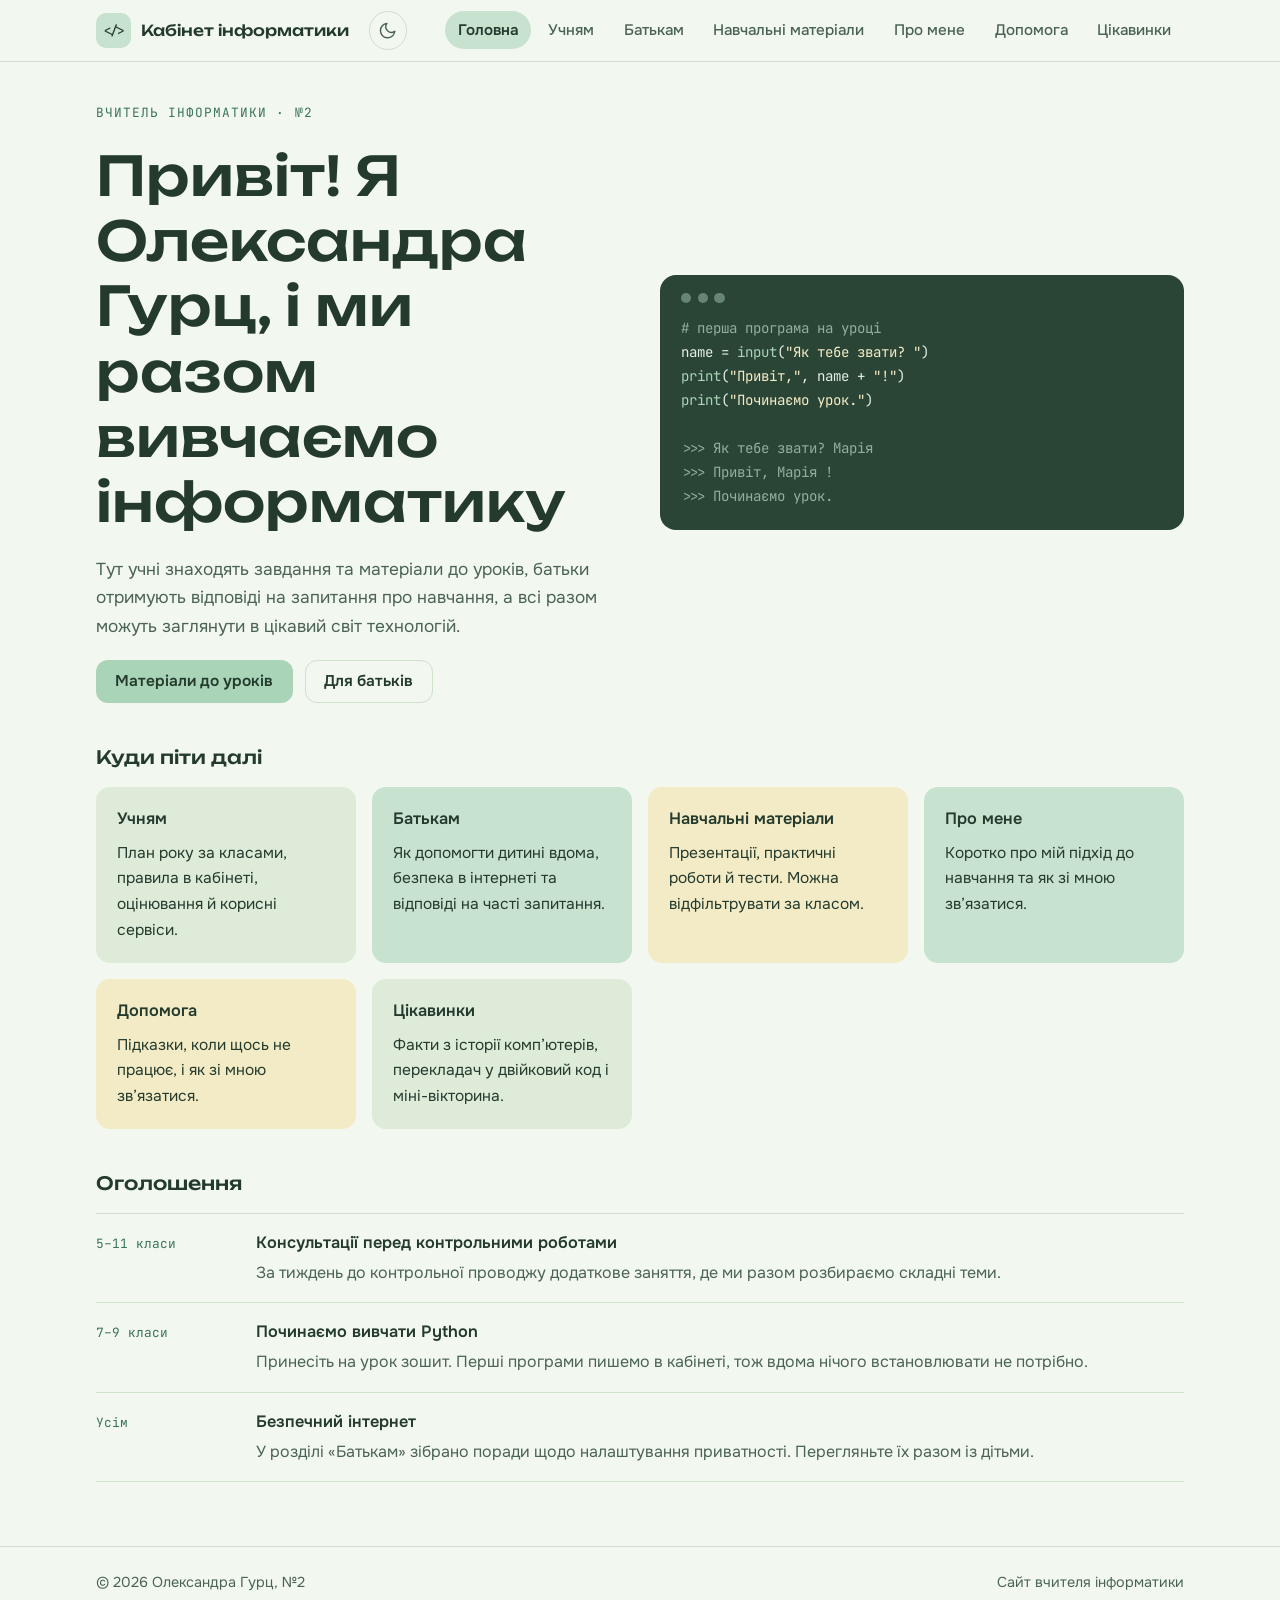
<file: index.html>
<!doctype html>
<html lang="uk">
<head>
  <meta charset="utf-8">
  <meta name="viewport" content="width=device-width, initial-scale=1">
  <title>Кабінет інформатики — Головна</title>
  <link rel="preconnect" href="https://fonts.googleapis.com">
  <link rel="preconnect" href="https://fonts.gstatic.com" crossorigin>
  <link rel="stylesheet" href="https://fonts.googleapis.com/css2?family=Unbounded:wght@500;600&family=Onest:wght@400;500;600&family=JetBrains+Mono:wght@400;500&display=swap">
  <link rel="stylesheet" href="style.css">
</head>
<body>
<header class="top">
  <div class="wrap bar">
    <a class="brand" href="index.html"><span class="mark" aria-hidden="true">&lt;/&gt;</span><span>Кабінет інформатики</span></a>
    <button class="theme" id="theme" type="button" aria-label="Змінити тему оформлення"></button>
    <nav class="tabs" id="tabs" aria-label="Розділи сайту">
      <a href="index.html" aria-current="page">Головна</a>
      <a href="students.html">Учням</a>
      <a href="parents.html">Батькам</a>
      <a href="materials.html">Навчальні матеріали</a>
      <a href="about.html">Про мене</a>
      <a href="help.html">Допомога</a>
      <a href="fun.html">Цікавинки</a>
    </nav>
  </div>
</header>

<main class="wrap">
  <section id="home" class="page" aria-labelledby="h-home">
    <div class="hero">
      <div class="stack">
        <span class="eyebrow">Вчитель інформатики · <span data-fill="school"></span></span>
        <h1 id="h-home">Привіт! Я <span data-fill="name"></span>, і ми разом вивчаємо інформатику</h1>
        <p class="lead">Тут учні знаходять завдання та матеріали до уроків, батьки отримують відповіді на запитання про навчання, а всі разом можуть заглянути в цікавий світ технологій.</p>
        <div class="row">
          <a class="btn fill" href="materials.html">Матеріали до уроків</a>
          <a class="btn line" href="parents.html">Для батьків</a>
        </div>
      </div>
      <div class="code" aria-label="Приклад програми мовою Python">
        <div class="dots" aria-hidden="true"><i></i><i></i><i></i></div>
        <pre><span class="dim"># перша програма на уроці</span>
name = <span class="kw">input</span>(<span class="str">"Як тебе звати? "</span>)
<span class="kw">print</span>(<span class="str">"Привіт,"</span>, name + <span class="str">"!"</span>)
<span class="kw">print</span>(<span class="str">"Починаємо урок."</span>)

<span class="dim">&gt;&gt;&gt; Як тебе звати? Марія</span>
<span class="dim">&gt;&gt;&gt; Привіт, Марія !</span>
<span class="dim">&gt;&gt;&gt; Починаємо урок.</span></pre>
      </div>
    </div>

    <div class="block">
      <h3>Куди піти далі</h3>
      <div class="grid">
        <a class="card qlink t-sage" href="students.html"><h4>Учням</h4><p>План року за класами, правила в кабінеті, оцінювання й корисні сервіси.</p></a>
        <a class="card qlink t-mint" href="parents.html"><h4>Батькам</h4><p>Як допомогти дитині вдома, безпека в інтернеті та відповіді на часті запитання.</p></a>
        <a class="card qlink t-butter" href="materials.html"><h4>Навчальні матеріали</h4><p>Презентації, практичні роботи й тести. Можна відфільтрувати за класом.</p></a>
        <a class="card qlink t-mint" href="about.html"><h4>Про мене</h4><p>Коротко про мій підхід до навчання та як зі мною зв’язатися.</p></a>
        <a class="card qlink t-butter" href="help.html"><h4>Допомога</h4><p>Підказки, коли щось не працює, і як зі мною зв’язатися.</p></a>
        <a class="card qlink t-sage" href="fun.html"><h4>Цікавинки</h4><p>Факти з історії комп’ютерів, перекладач у двійковий код і міні-вікторина.</p></a>
      </div>
    </div>

    <div class="block">
      <h3>Оголошення</h3>
      <div class="news" id="news"></div>
    </div>
  </section>
</main>

<footer>
  <div class="wrap">
    <span>© <span id="year"></span> <span data-fill="name"></span>, <span data-fill="school"></span></span>
    <span>Сайт вчителя інформатики</span>
  </div>
</footer>

<script src="script.js"></script>
</body>
</html>
</file>
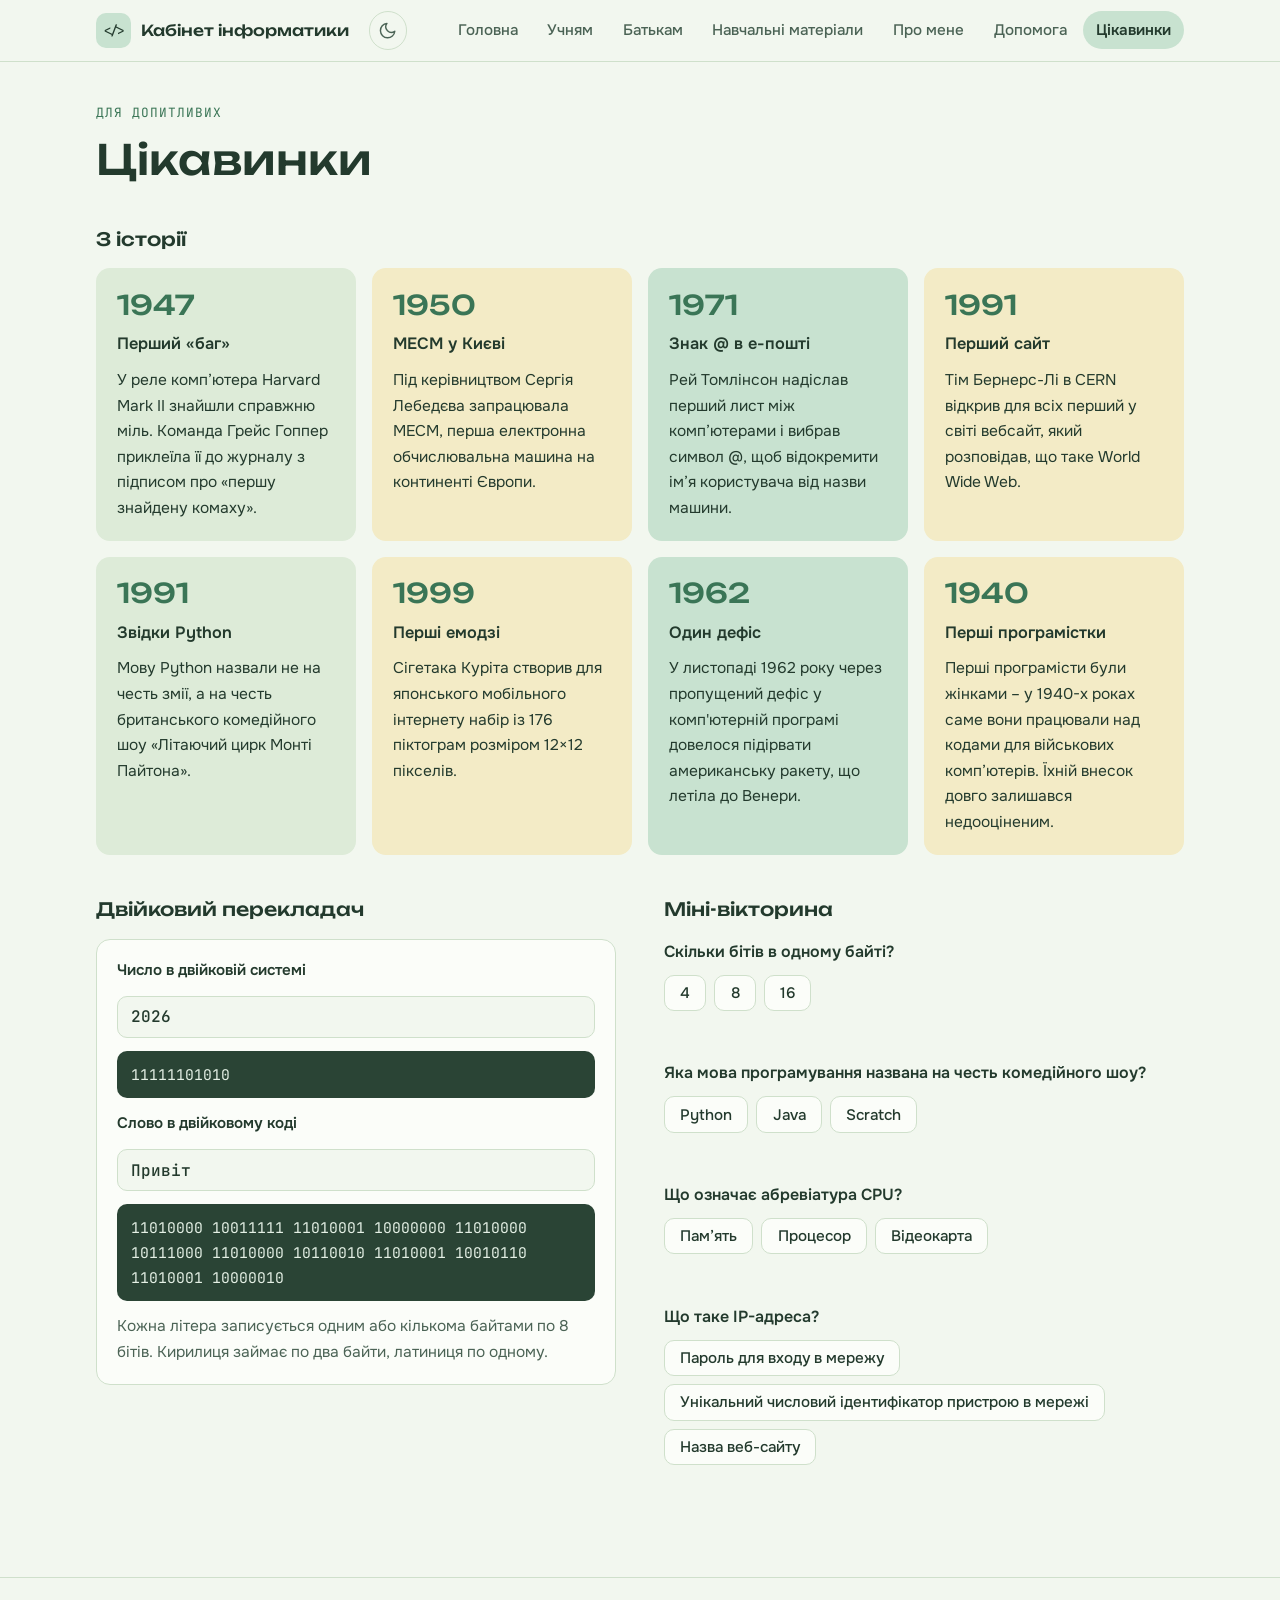
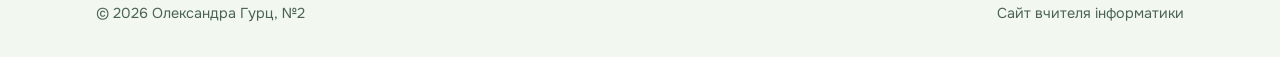
<file: fun.html>
<!doctype html>
<html lang="uk">
<head>
  <meta charset="utf-8">
  <meta name="viewport" content="width=device-width, initial-scale=1">
  <title>Цікавинки — Кабінет інформатики</title>
  <link rel="preconnect" href="https://fonts.googleapis.com">
  <link rel="preconnect" href="https://fonts.gstatic.com" crossorigin>
  <link rel="stylesheet" href="https://fonts.googleapis.com/css2?family=Unbounded:wght@500;600&family=Onest:wght@400;500;600&family=JetBrains+Mono:wght@400;500&display=swap">
  <link rel="stylesheet" href="style.css">
</head>
<body>
<header class="top">
  <div class="wrap bar">
    <a class="brand" href="index.html"><span class="mark" aria-hidden="true">&lt;/&gt;</span><span>Кабінет інформатики</span></a>
    <button class="theme" id="theme" type="button" aria-label="Змінити тему оформлення"></button>
    <nav class="tabs" id="tabs" aria-label="Розділи сайту">
      <a href="index.html">Головна</a>
      <a href="students.html">Учням</a>
      <a href="parents.html">Батькам</a>
      <a href="materials.html">Навчальні матеріали</a>
      <a href="about.html">Про мене</a>
      <a href="help.html">Допомога</a>
      <a href="fun.html" aria-current="page">Цікавинки</a>
    </nav>
  </div>
</header>

<main class="wrap">
  <section id="fun" class="page" aria-labelledby="h-fun">
    <div class="head">
      <span class="eyebrow">Для допитливих</span>
      <h2 id="h-fun">Цікавинки</h2>
    </div>

    <div class="block">
      <h3>З історії</h3>
      <div class="grid">
        <div class="card fact t-sage"><span class="yr">1947</span><h4>Перший «баг»</h4><p>У реле комп’ютера Harvard Mark II знайшли справжню міль. Команда Грейс Гоппер приклеїла її до журналу з підписом про «першу знайдену комаху».</p></div>
        <div class="card fact t-butter"><span class="yr">1950</span><h4>МЕСМ у Києві</h4><p>Під керівництвом Сергія Лебедєва запрацювала МЕСМ, перша електронна обчислювальна машина на континенті Європи.</p></div>
        <div class="card fact t-mint"><span class="yr">1971</span><h4>Знак @ в е-пошті</h4><p>Рей Томлінсон надіслав перший лист між комп’ютерами і вибрав символ @, щоб відокремити ім’я користувача від назви машини.</p></div>
        <div class="card fact t-butter"><span class="yr">1991</span><h4>Перший сайт</h4><p>Тім Бернерс-Лі в CERN відкрив для всіх перший у світі вебсайт, який розповідав, що таке World Wide Web.</p></div>
        <div class="card fact t-sage"><span class="yr">1991</span><h4>Звідки Python</h4><p>Мову Python назвали не на честь змії, а на честь британського комедійного шоу «Літаючий цирк Монті Пайтона».</p></div>
        <div class="card fact t-butter"><span class="yr">1999</span><h4>Перші емодзі</h4><p>Сігетака Куріта створив для японського мобільного інтернету набір із 176 піктограм розміром 12×12 пікселів.</p></div>
        <div class="card fact t-mint"><span class="yr">1962</span><h4>Один дефіс</h4><p>У листопаді 1962 року через пропущений дефіс у комп'ютерній програмі довелося підірвати американську ракету, що летіла до Венери.</p></div>
        <div class="card fact t-butter"><span class="yr">1940</span><h4>Перші програмістки</h4><p>Перші програмісти були жінками – у 1940-х роках саме вони працювали над кодами для військових комп’ютерів. Їхній внесок довго залишався недооціненим.</p></div>
      </div>
    </div>

    <div class="split">
      <div class="col block">
        <h3>Двійковий перекладач</h3>
        <div class="card tool-box">
          <label for="num">Число в двійковій системі</label>
          <input class="inp" id="num" type="text" inputmode="numeric" value="2026" autocomplete="off">
          <div class="out" id="numOut" aria-live="polite"></div>
          <label for="txt">Слово в двійковому коді</label>
          <input class="inp" id="txt" type="text" value="Привіт" autocomplete="off">
          <div class="out" id="txtOut" aria-live="polite"></div>
          <p class="note">Кожна літера записується одним або кількома байтами по 8 бітів. Кирилиця займає по два байти, латиниця по одному.</p>
        </div>
      </div>
      <div class="col block">
        <h3>Міні-вікторина</h3>
        <div class="quiz" id="quiz"></div>
        <p class="score" id="score" aria-live="polite"></p>
      </div>
    </div>
  </section>
</main>

<footer>
  <div class="wrap">
    <span>© <span id="year"></span> <span data-fill="name"></span>, <span data-fill="school"></span></span>
    <span>Сайт вчителя інформатики</span>
  </div>
</footer>

<script src="script.js"></script>
</body>
</html>
</file>
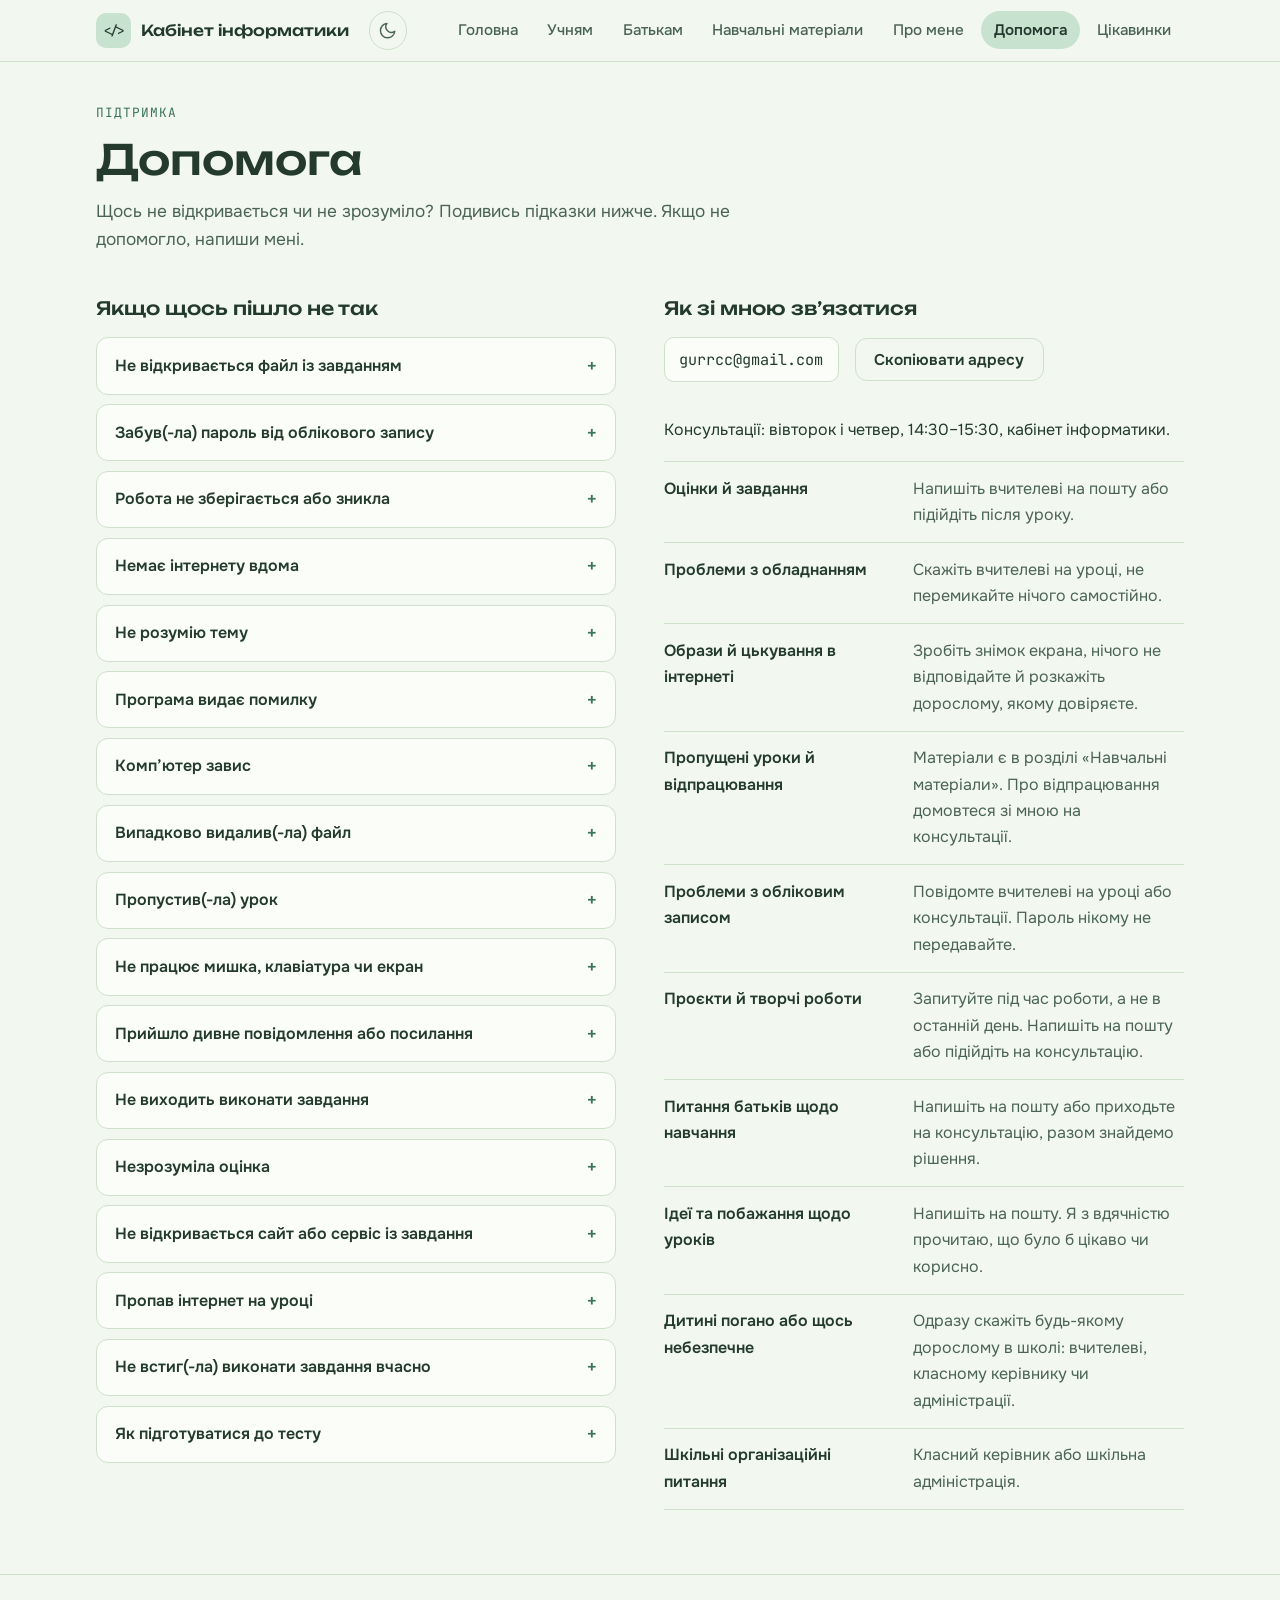
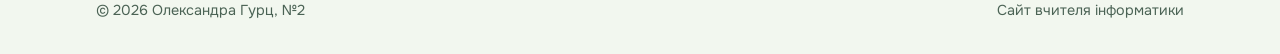
<file: help.html>
<!doctype html>
<html lang="uk">
<head>
  <meta charset="utf-8">
  <meta name="viewport" content="width=device-width, initial-scale=1">
  <title>Допомога — Кабінет інформатики</title>
  <link rel="preconnect" href="https://fonts.googleapis.com">
  <link rel="preconnect" href="https://fonts.gstatic.com" crossorigin>
  <link rel="stylesheet" href="https://fonts.googleapis.com/css2?family=Unbounded:wght@500;600&family=Onest:wght@400;500;600&family=JetBrains+Mono:wght@400;500&display=swap">
  <link rel="stylesheet" href="style.css">
</head>
<body>
<header class="top">
  <div class="wrap bar">
    <a class="brand" href="index.html"><span class="mark" aria-hidden="true">&lt;/&gt;</span><span>Кабінет інформатики</span></a>
    <button class="theme" id="theme" type="button" aria-label="Змінити тему оформлення"></button>
    <nav class="tabs" id="tabs" aria-label="Розділи сайту">
      <a href="index.html">Головна</a>
      <a href="students.html">Учням</a>
      <a href="parents.html">Батькам</a>
      <a href="materials.html">Навчальні матеріали</a>
      <a href="about.html">Про мене</a>
      <a href="help.html" aria-current="page">Допомога</a>
      <a href="fun.html">Цікавинки</a>
    </nav>
  </div>
</header>

<main class="wrap">
  <section id="help" class="page" aria-labelledby="h-help">
    <div class="head">
      <span class="eyebrow">Підтримка</span>
      <h2 id="h-help">Допомога</h2>
      <p class="lead">Щось не відкривається чи не зрозуміло? Подивись підказки нижче. Якщо не допомогло, напиши мені.</p>
    </div>

    <div class="split">
      <div class="col block">
        <h3>Якщо щось пішло не так</h3>
        <div>
          <details><summary>Не відкривається файл із завданням</summary><div class="ans">Перевірте розширення файлу (після крапки в назві). Презентації відкриваються програмою для презентацій, таблиці — табличним редактором. Якщо програми немає, спробуйте відкрити файл на іншому пристрої або напишіть мені.</div></details>
          <details><summary>Забув(-ла) пароль від облікового запису</summary><div class="ans">Не вгадуйте його кілька разів поспіль. Повідомте мені на уроці або на консультації, і я допоможу відновити доступ. Ніколи не передавайте пароль іншим учням.</div></details>
          <details><summary>Робота не зберігається або зникла</summary><div class="ans">Збережіть файл через «Зберегти як» у знайомій папці та запам’ятайте її назву. Під час роботи зберігайте файл частіше, наприклад, кожні кілька хвилин.</div></details>
          <details><summary>Немає інтернету вдома</summary><div class="ans">Матеріали можна переглянути на уроці або на консультації. Скажіть мені про це заздалегідь, і ми домовимося про інший формат завдання.</div></details>
          <details><summary>Не розумію тему</summary><div class="ans">Це нормально. Перегляньте презентацію з теми ще раз, випишіть, що саме незрозуміло, і прийдіть із конкретним запитанням. Так я зможу допомогти швидше.</div></details>
          <details><summary>Програма видає помилку</summary><div class="ans">Не лякайся: помилка підказує, де шукати. Уважно прочитай її текст, зазвичай там вказано рядок, у якому щось не так. Якщо не виходить розібратися, зроби знімок екрана й покажи вчителеві.</div></details>
          <details><summary>Комп’ютер завис</summary><div class="ans">Зачекай хвилину, іноді він просто думає. Якщо не допомогло, скажи вчителеві. Не вимикай комп’ютер кнопкою самостійно, бо можна втратити незбережену роботу.</div></details>
          <details><summary>Випадково видалив(-ла) файл</summary><div class="ans">Перевір кошик на комп’ютері, файл часто лежить там. Якщо його немає, одразу скажи вчителеві й не продовжуй працювати над цією папкою.</div></details>
          <details><summary>Пропустив(-ла) урок</summary><div class="ans">Тему й завдання знайдеш у розділі «Навчальні матеріали». Практичну роботу можна виконати на наступному уроці або на консультації. Напиши мені, якщо потрібна допомога.</div></details>
          <details><summary>Не працює мишка, клавіатура чи екран</summary><div class="ans">Перевір, чи вставлені проводи, але нічого не перемикай і не відкручуй. Скажи вчителеві, і він пересадить тебе або допоможе все налагодити.</div></details>
          <details><summary>Прийшло дивне повідомлення або посилання</summary><div class="ans">Не переходь за посиланням, нічого не завантажуй і не відповідай. Зроби знімок екрана й покажи вчителеві або дорослому, якому довіряєш. Так ти захистиш себе й комп’ютер.</div></details>
          <details><summary>Не виходить виконати завдання</summary><div class="ans">Спробуй розбити його на дрібні кроки й виконати по одному. Випиши, на якому кроці зупинився(-лась), і прийди з конкретним запитанням. Готової відповіді я не даю, але допоможу знайти шлях.</div></details>
          <details><summary>Незрозуміла оцінка</summary><div class="ans">Підійди після уроку або напиши мені на пошту. Ми разом подивимося, за що виставлена оцінка й що можна покращити.</div></details>
          <details><summary>Не відкривається сайт або сервіс із завдання</summary><div class="ans">Оновіть сторінку й перевірте, чи є інтернет. Спробуйте інший браузер. Якщо не допомогло, скажи вчителеві, він перевірить, чи справа не в школі.</div></details>
          <details><summary>Пропав інтернет на уроці</summary><div class="ans">Не перезавантажуй комп’ютер і скажи вчителеві. Тим часом працюй над тією частиною завдання, яка не потребує інтернету.</div></details>
          <details><summary>Не встиг(-ла) виконати завдання вчасно</summary><div class="ans">Скажи мені заздалегідь, а не після терміну. Разом домовимося, як і коли можна доробити.</div></details>
          <details><summary>Як підготуватися до тесту</summary><div class="ans">Ще раз перегляньте презентації з теми, повторіть практичні роботи й випишіть, що незрозуміло. З цими запитаннями приходьте на консультацію.</div></details>
        </div>
      </div>
      <div class="col block">
        <h3>Як зі мною зв’язатися</h3>
        <div class="contact">
          <span class="addr" id="mail" data-fill="email"></span>
          <button class="btn line" id="copy" type="button">Скопіювати адресу</button>
        </div>
        <p class="note" id="copied" aria-live="polite"></p>
        <p data-fill="consult"></p>
        <div>
          <div class="route"><b>Оцінки й завдання</b><span>Напишіть вчителеві на пошту або підійдіть після уроку.</span></div>
          <div class="route"><b>Проблеми з обладнанням</b><span>Скажіть вчителеві на уроці, не перемикайте нічого самостійно.</span></div>
          <div class="route"><b>Образи й цькування в інтернеті</b><span>Зробіть знімок екрана, нічого не відповідайте й розкажіть дорослому, якому довіряєте.</span></div>
          <div class="route"><b>Пропущені уроки й відпрацювання</b><span>Матеріали є в розділі «Навчальні матеріали». Про відпрацювання домовтеся зі мною на консультації.</span></div>
          <div class="route"><b>Проблеми з обліковим записом</b><span>Повідомте вчителеві на уроці або консультації. Пароль нікому не передавайте.</span></div>
          <div class="route"><b>Проєкти й творчі роботи</b><span>Запитуйте під час роботи, а не в останній день. Напишіть на пошту або підійдіть на консультацію.</span></div>
          <div class="route"><b>Питання батьків щодо навчання</b><span>Напишіть на пошту або приходьте на консультацію, разом знайдемо рішення.</span></div>
          <div class="route"><b>Ідеї та побажання щодо уроків</b><span>Напишіть на пошту. Я з вдячністю прочитаю, що було б цікаво чи корисно.</span></div>
          <div class="route"><b>Дитині погано або щось небезпечне</b><span>Одразу скажіть будь-якому дорослому в школі: вчителеві, класному керівнику чи адміністрації.</span></div>
          <div class="route"><b>Шкільні організаційні питання</b><span>Класний керівник або шкільна адміністрація.</span></div>
        </div>
      </div>
    </div>
  </section>
</main>

<footer>
  <div class="wrap">
    <span>© <span id="year"></span> <span data-fill="name"></span>, <span data-fill="school"></span></span>
    <span>Сайт вчителя інформатики</span>
  </div>
</footer>

<script src="script.js"></script>
</body>
</html>
</file>
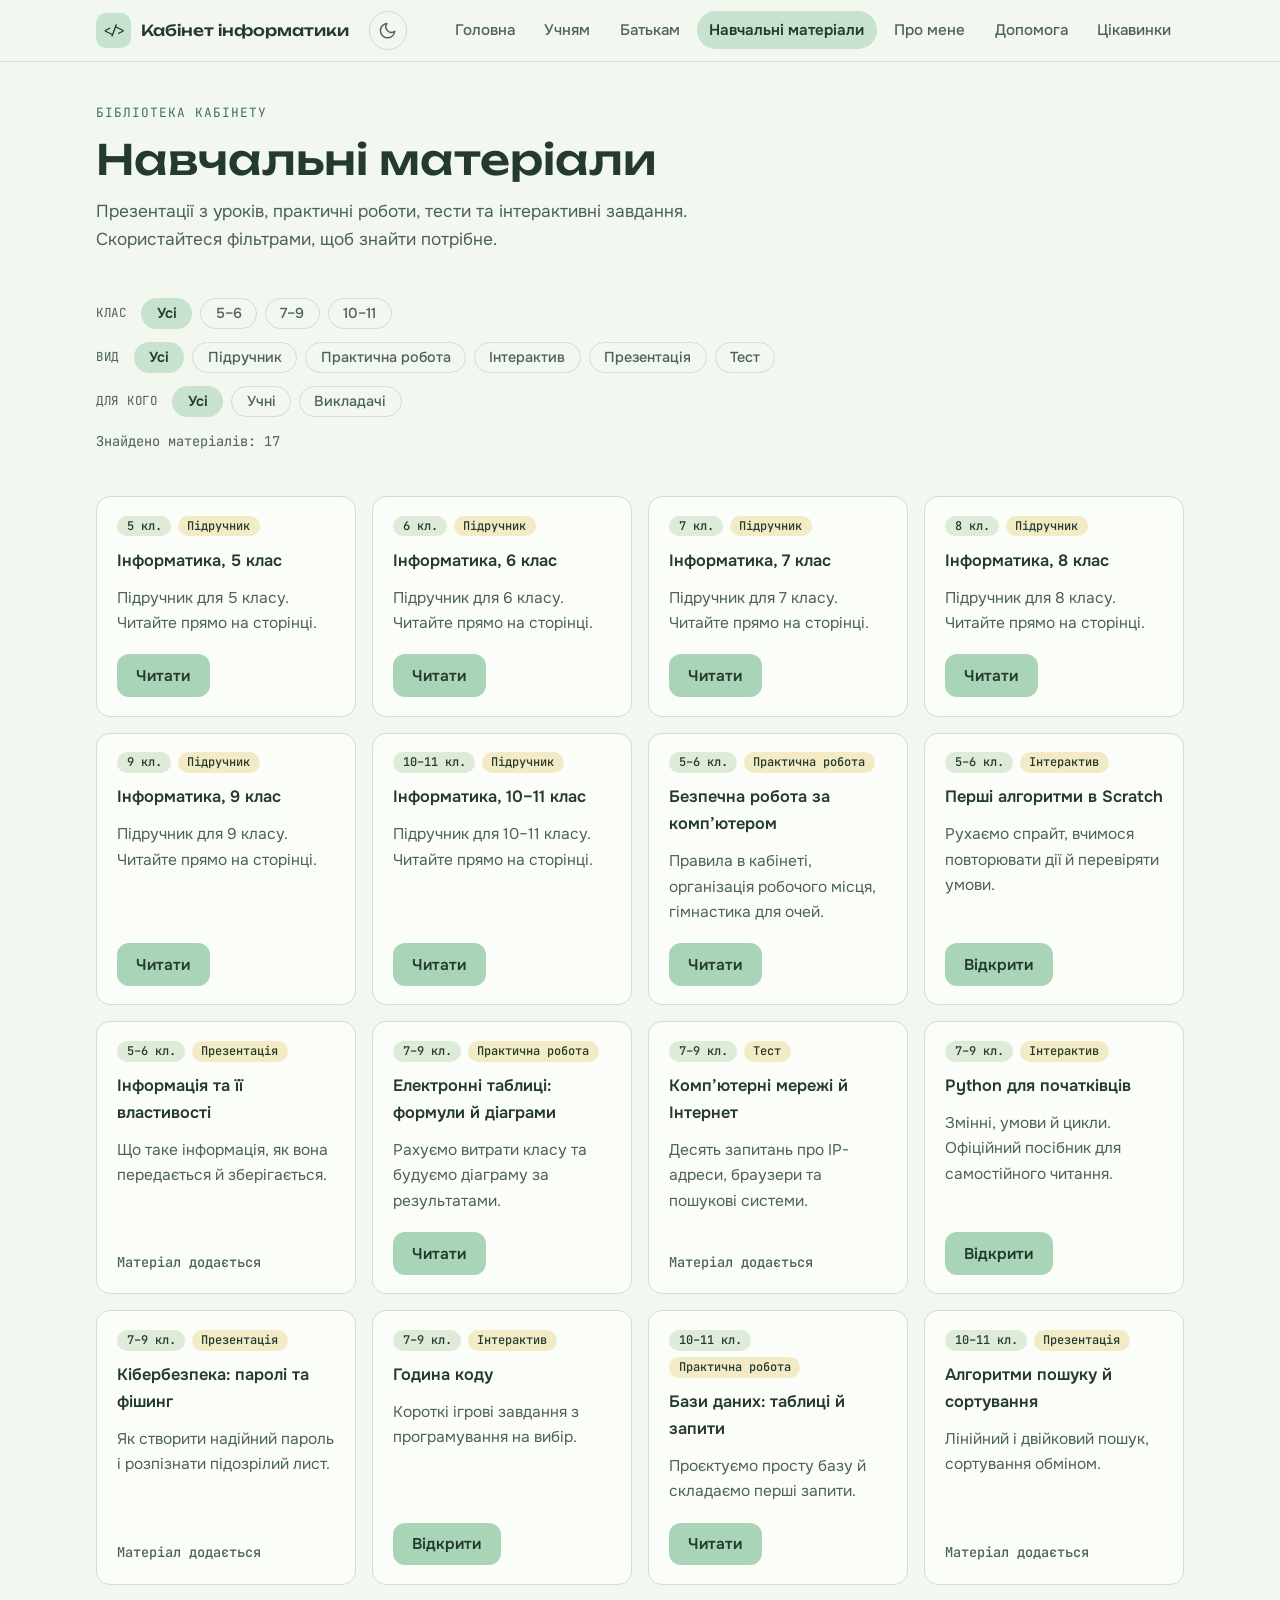
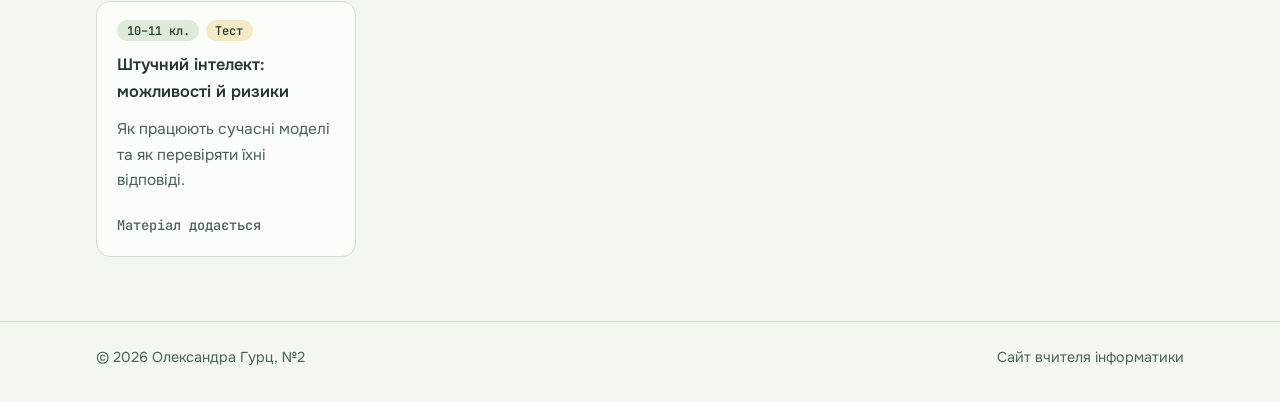
<file: materials.html>
<!doctype html>
<html lang="uk">
<head>
  <meta charset="utf-8">
  <meta name="viewport" content="width=device-width, initial-scale=1">
  <title>Навчальні матеріали — Кабінет інформатики</title>
  <link rel="preconnect" href="https://fonts.googleapis.com">
  <link rel="preconnect" href="https://fonts.gstatic.com" crossorigin>
  <link rel="stylesheet" href="https://fonts.googleapis.com/css2?family=Unbounded:wght@500;600&family=Onest:wght@400;500;600&family=JetBrains+Mono:wght@400;500&display=swap">
  <link rel="stylesheet" href="style.css">
</head>
<body>
<header class="top">
  <div class="wrap bar">
    <a class="brand" href="index.html"><span class="mark" aria-hidden="true">&lt;/&gt;</span><span>Кабінет інформатики</span></a>
    <button class="theme" id="theme" type="button" aria-label="Змінити тему оформлення"></button>
    <nav class="tabs" id="tabs" aria-label="Розділи сайту">
      <a href="index.html">Головна</a>
      <a href="students.html">Учням</a>
      <a href="parents.html">Батькам</a>
      <a href="materials.html" aria-current="page">Навчальні матеріали</a>
      <a href="about.html">Про мене</a>
      <a href="help.html">Допомога</a>
      <a href="fun.html">Цікавинки</a>
    </nav>
  </div>
</header>

<main class="wrap">
  <section id="materials" class="page" aria-labelledby="h-materials">
    <div class="head">
      <span class="eyebrow">Бібліотека кабінету</span>
      <h2 id="h-materials">Навчальні матеріали</h2>
      <p class="lead">Презентації з уроків, практичні роботи, тести та інтерактивні завдання. Скористайтеся фільтрами, щоб знайти потрібне.</p>
    </div>
    <div class="filters">
      <div class="frow"><span class="lab">Клас</span><div class="chips" id="fClass" role="group" aria-label="Фільтр за класом"></div></div>
      <div class="frow"><span class="lab">Вид</span><div class="chips" id="fType" role="group" aria-label="Фільтр за видом"></div></div>
      <div class="frow"><span class="lab">Для кого</span><div class="chips" id="fAud" role="group" aria-label="Фільтр за аудиторією"></div></div>
      <p class="count" id="count" aria-live="polite"></p>
    </div>
    <div class="grid" id="mats"></div>
  </section>
</main>

<footer>
  <div class="wrap">
    <span>© <span id="year"></span> <span data-fill="name"></span>, <span data-fill="school"></span></span>
    <span>Сайт вчителя інформатики</span>
  </div>
</footer>

<script src="script.js"></script>
</body>
</html>
</file>
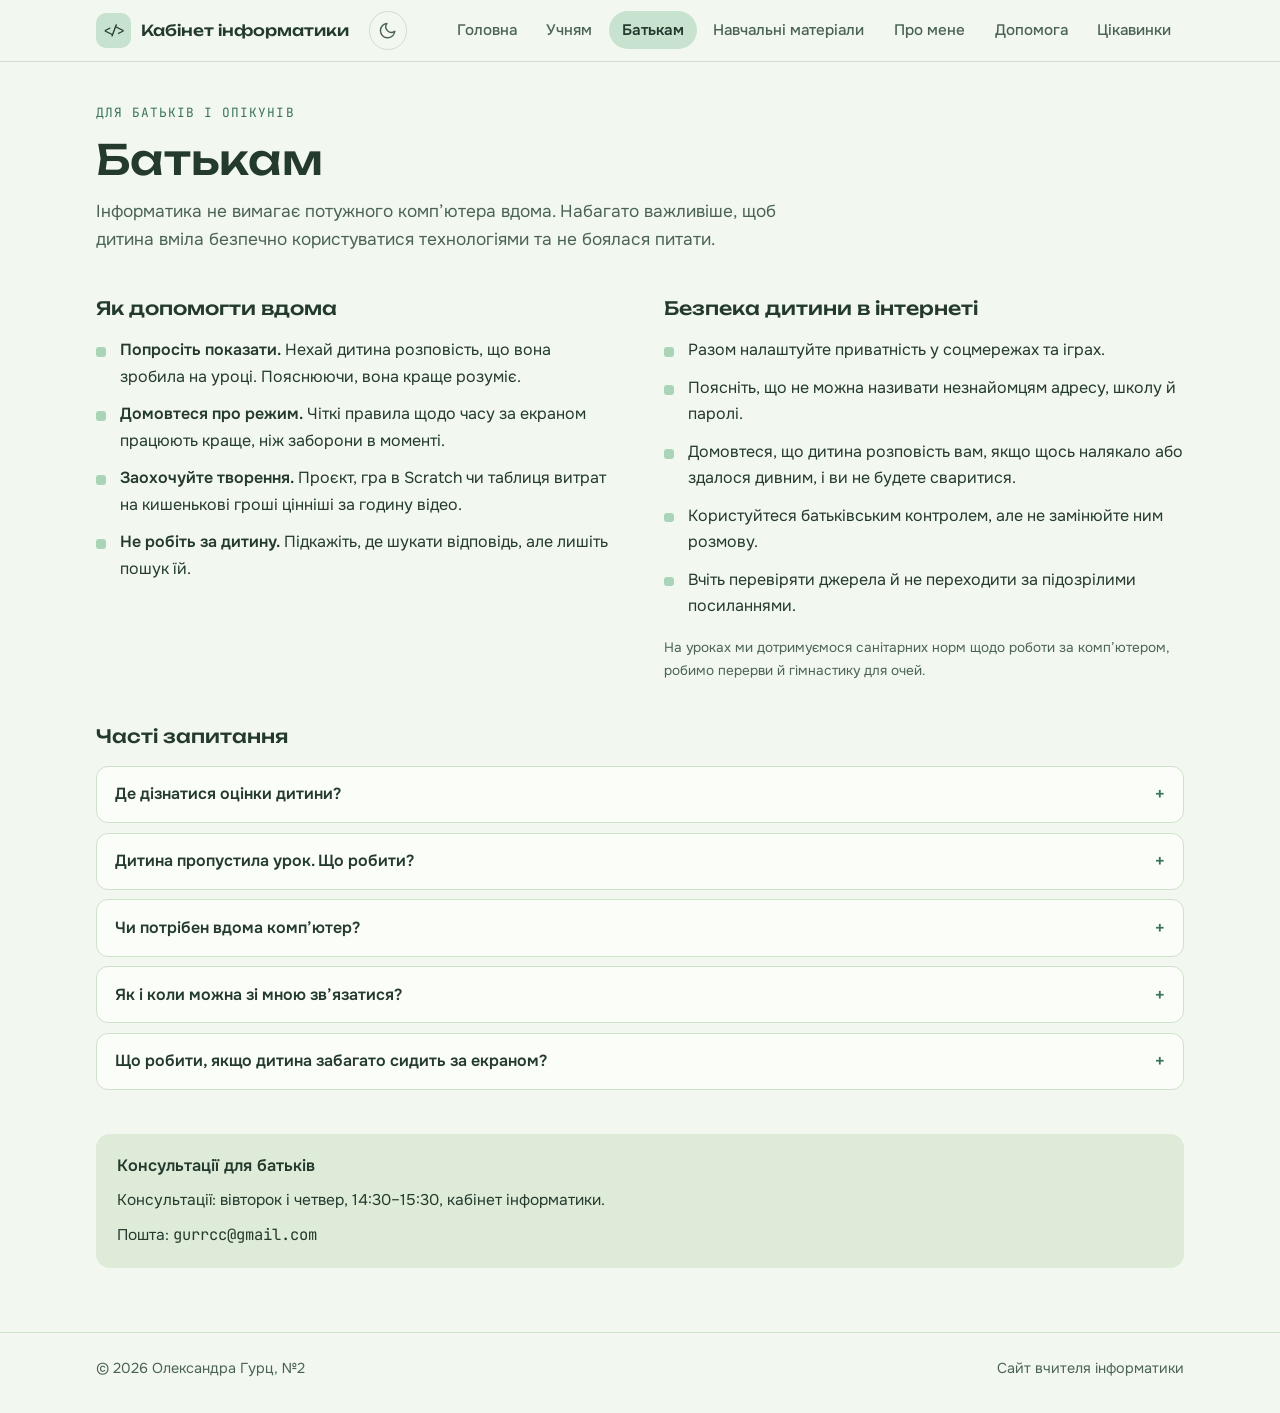
<file: parents.html>
<!doctype html>
<html lang="uk">
<head>
  <meta charset="utf-8">
  <meta name="viewport" content="width=device-width, initial-scale=1">
  <title>Батькам — Кабінет інформатики</title>
  <link rel="preconnect" href="https://fonts.googleapis.com">
  <link rel="preconnect" href="https://fonts.gstatic.com" crossorigin>
  <link rel="stylesheet" href="https://fonts.googleapis.com/css2?family=Unbounded:wght@500;600&family=Onest:wght@400;500;600&family=JetBrains+Mono:wght@400;500&display=swap">
  <link rel="stylesheet" href="style.css">
</head>
<body>
<header class="top">
  <div class="wrap bar">
    <a class="brand" href="index.html"><span class="mark" aria-hidden="true">&lt;/&gt;</span><span>Кабінет інформатики</span></a>
    <button class="theme" id="theme" type="button" aria-label="Змінити тему оформлення"></button>
    <nav class="tabs" id="tabs" aria-label="Розділи сайту">
      <a href="index.html">Головна</a>
      <a href="students.html">Учням</a>
      <a href="parents.html" aria-current="page">Батькам</a>
      <a href="materials.html">Навчальні матеріали</a>
      <a href="about.html">Про мене</a>
      <a href="help.html">Допомога</a>
      <a href="fun.html">Цікавинки</a>
    </nav>
  </div>
</header>

<main class="wrap">
  <section id="parents" class="page" aria-labelledby="h-parents">
    <div class="head">
      <span class="eyebrow">Для батьків і опікунів</span>
      <h2 id="h-parents">Батькам</h2>
      <p class="lead">Інформатика не вимагає потужного комп’ютера вдома. Набагато важливіше, щоб дитина вміла безпечно користуватися технологіями та не боялася питати.</p>
    </div>

    <div class="split">
      <div class="col block">
        <h3>Як допомогти вдома</h3>
        <ul class="list">
          <li><b>Попросіть показати.</b> Нехай дитина розповість, що вона зробила на уроці. Пояснюючи, вона краще розуміє.</li>
          <li><b>Домовтеся про режим.</b> Чіткі правила щодо часу за екраном працюють краще, ніж заборони в моменті.</li>
          <li><b>Заохочуйте творення.</b> Проєкт, гра в Scratch чи таблиця витрат на кишенькові гроші цінніші за годину відео.</li>
          <li><b>Не робіть за дитину.</b> Підкажіть, де шукати відповідь, але лишіть пошук їй.</li>
        </ul>
      </div>
      <div class="col block">
        <h3>Безпека дитини в інтернеті</h3>
        <ul class="list">
          <li>Разом налаштуйте приватність у соцмережах та іграх.</li>
          <li>Поясніть, що не можна називати незнайомцям адресу, школу й паролі.</li>
          <li>Домовтеся, що дитина розповість вам, якщо щось налякало або здалося дивним, і ви не будете сваритися.</li>
          <li>Користуйтеся батьківським контролем, але не замінюйте ним розмову.</li>
          <li>Вчіть перевіряти джерела й не переходити за підозрілими посиланнями.</li>
        </ul>
        <p class="note">На уроках ми дотримуємося санітарних норм щодо роботи за комп’ютером, робимо перерви й гімнастику для очей.</p>
      </div>
    </div>

    <div class="block">
      <h3>Часті запитання</h3>
      <div>
        <details><summary>Де дізнатися оцінки дитини?</summary><div class="ans">Поточні й підсумкові оцінки відображаються в шкільному журналі. Якщо щось незрозуміло, напишіть мені, і я поясню, за що виставлена оцінка та як її можна покращити.</div></details>
        <details><summary>Дитина пропустила урок. Що робити?</summary><div class="ans">Тему й завдання можна знайти в розділі «Навчальні матеріали». Практичні роботи дитина може виконати на наступному уроці або на консультації.</div></details>
        <details><summary>Чи потрібен вдома комп’ютер?</summary><div class="ans">Ні, всі практичні роботи ми виконуємо в кабінеті. Домашні завдання здебільшого теоретичні або короткі. Якщо комп’ютера немає, повідомте мене, і ми знайдемо рішення.</div></details>
        <details><summary>Як і коли можна зі мною зв’язатися?</summary><div class="ans">Найзручніше написати на електронну пошту або прийти на консультацію. Час консультацій і контакти вказано нижче.</div></details>
        <details><summary>Що робити, якщо дитина забагато сидить за екраном?</summary><div class="ans">Почніть із розмови, а не із заборони. Разом складіть розклад, у якому є час на навчання, відпочинок і живе спілкування, і домовтеся, що ви обидва його дотримуєтеся.</div></details>
      </div>
    </div>

    <div class="card t-sage">
      <h4>Консультації для батьків</h4>
      <p data-fill="consult"></p>
      <p>Пошта: <span class="mono" data-fill="email"></span></p>
    </div>
  </section>
</main>

<footer>
  <div class="wrap">
    <span>© <span id="year"></span> <span data-fill="name"></span>, <span data-fill="school"></span></span>
    <span>Сайт вчителя інформатики</span>
  </div>
</footer>

<script src="script.js"></script>
</body>
</html>
</file>
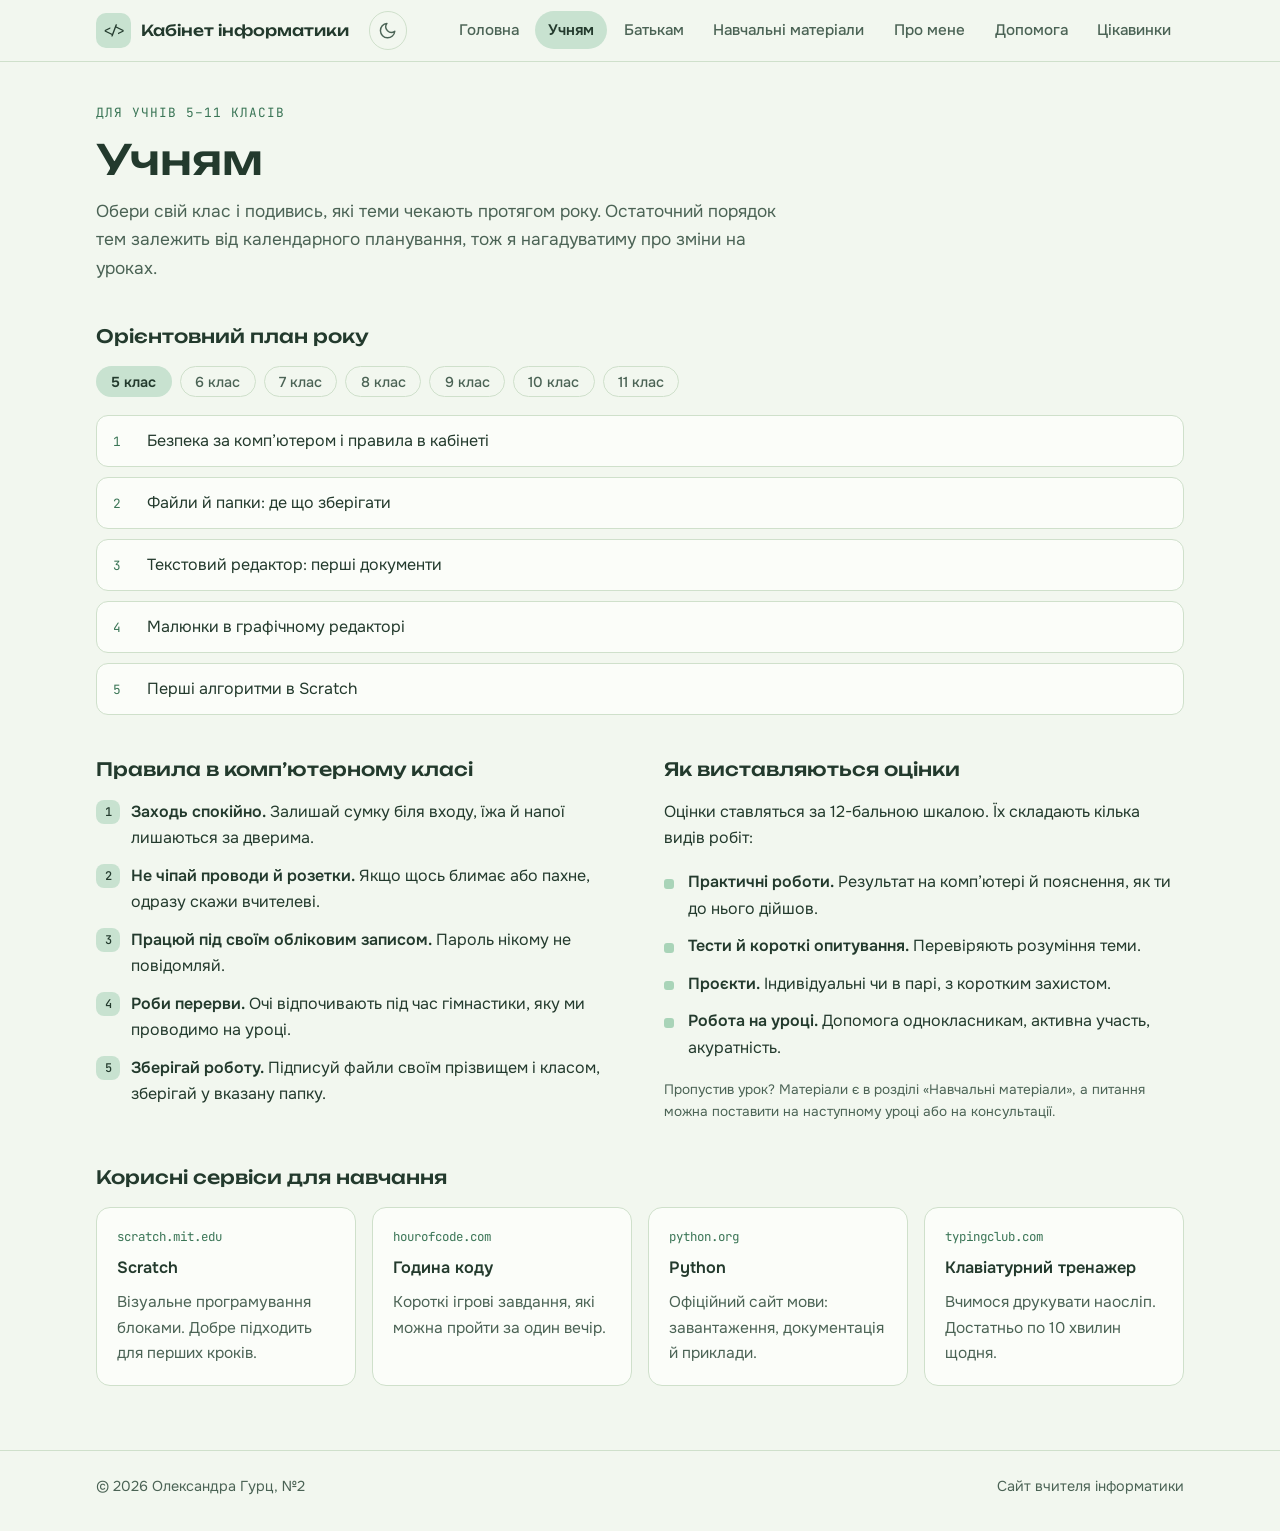
<file: students.html>
<!doctype html>
<html lang="uk">
<head>
  <meta charset="utf-8">
  <meta name="viewport" content="width=device-width, initial-scale=1">
  <title>Учням — Кабінет інформатики</title>
  <link rel="preconnect" href="https://fonts.googleapis.com">
  <link rel="preconnect" href="https://fonts.gstatic.com" crossorigin>
  <link rel="stylesheet" href="https://fonts.googleapis.com/css2?family=Unbounded:wght@500;600&family=Onest:wght@400;500;600&family=JetBrains+Mono:wght@400;500&display=swap">
  <link rel="stylesheet" href="style.css">
</head>
<body>
<header class="top">
  <div class="wrap bar">
    <a class="brand" href="index.html"><span class="mark" aria-hidden="true">&lt;/&gt;</span><span>Кабінет інформатики</span></a>
    <button class="theme" id="theme" type="button" aria-label="Змінити тему оформлення"></button>
    <nav class="tabs" id="tabs" aria-label="Розділи сайту">
      <a href="index.html">Головна</a>
      <a href="students.html" aria-current="page">Учням</a>
      <a href="parents.html">Батькам</a>
      <a href="materials.html">Навчальні матеріали</a>
      <a href="about.html">Про мене</a>
      <a href="help.html">Допомога</a>
      <a href="fun.html">Цікавинки</a>
    </nav>
  </div>
</header>

<main class="wrap">
  <section id="students" class="page" aria-labelledby="h-students">
    <div class="head">
      <span class="eyebrow">Для учнів 5–11 класів</span>
      <h2 id="h-students">Учням</h2>
      <p class="lead">Обери свій клас і подивись, які теми чекають протягом року. Остаточний порядок тем залежить від календарного планування, тож я нагадуватиму про зміни на уроках.</p>
    </div>

    <div class="block">
      <h3>Орієнтовний план року</h3>
      <div class="chips" id="grades" role="group" aria-label="Клас"></div>
      <ol class="topics" id="topics"></ol>
    </div>

    <div class="split">
      <div class="col block">
        <h3>Правила в комп’ютерному класі</h3>
        <ul class="list rules">
          <li><b>Заходь спокійно.</b> Залишай сумку біля входу, їжа й напої лишаються за дверима.</li>
          <li><b>Не чіпай проводи й розетки.</b> Якщо щось блимає або пахне, одразу скажи вчителеві.</li>
          <li><b>Працюй під своїм обліковим записом.</b> Пароль нікому не повідомляй.</li>
          <li><b>Роби перерви.</b> Очі відпочивають під час гімнастики, яку ми проводимо на уроці.</li>
          <li><b>Зберігай роботу.</b> Підписуй файли своїм прізвищем і класом, зберігай у вказану папку.</li>
        </ul>
      </div>
      <div class="col block">
        <h3>Як виставляються оцінки</h3>
        <p>Оцінки ставляться за 12-бальною шкалою. Їх складають кілька видів робіт:</p>
        <ul class="list">
          <li><b>Практичні роботи.</b> Результат на комп’ютері й пояснення, як ти до нього дійшов.</li>
          <li><b>Тести й короткі опитування.</b> Перевіряють розуміння теми.</li>
          <li><b>Проєкти.</b> Індивідуальні чи в парі, з коротким захистом.</li>
          <li><b>Робота на уроці.</b> Допомога однокласникам, активна участь, акуратність.</li>
        </ul>
        <p class="note">Пропустив урок? Матеріали є в розділі «Навчальні матеріали», а питання можна поставити на наступному уроці або на консультації.</p>
      </div>
    </div>

    <div class="block">
      <h3>Корисні сервіси для навчання</h3>
      <div class="grid">
        <a class="card tool" href="https://scratch.mit.edu/" target="_blank" rel="noopener"><span class="host">scratch.mit.edu</span><h4>Scratch</h4><p>Візуальне програмування блоками. Добре підходить для перших кроків.</p></a>
        <a class="card tool" href="https://hourofcode.com/" target="_blank" rel="noopener"><span class="host">hourofcode.com</span><h4>Година коду</h4><p>Короткі ігрові завдання, які можна пройти за один вечір.</p></a>
        <a class="card tool" href="https://www.python.org/" target="_blank" rel="noopener"><span class="host">python.org</span><h4>Python</h4><p>Офіційний сайт мови: завантаження, документація й приклади.</p></a>
        <a class="card tool" href="https://www.typingclub.com/" target="_blank" rel="noopener"><span class="host">typingclub.com</span><h4>Клавіатурний тренажер</h4><p>Вчимося друкувати наосліп. Достатньо по 10 хвилин щодня.</p></a>
      </div>
    </div>
  </section>
</main>

<footer>
  <div class="wrap">
    <span>© <span id="year"></span> <span data-fill="name"></span>, <span data-fill="school"></span></span>
    <span>Сайт вчителя інформатики</span>
  </div>
</footer>

<script src="script.js"></script>
</body>
</html>
</file>
<file: style.css>
:root {
  --bg: #F2F7EF;
  --surface: #FBFDF9;
  --sage: #DDEBD8;
  --mint: #C8E2D0;
  --butter: #F3EBC6;
  --ink: #233A2D;
  --ink-2: #4B6355;
  --line: #CFE0CB;
  --accent: #3A7556;
  --accent-fill: #A9D4B8;
  --code-bg: #2A4435;
  --code-ink: #E4F0E5;
  --code-dim: #8FB09B;
  --code-str: #F3EBC6;
  --code-kw: #A9D4B8;
  --ok: #3A7556;
  --bad: #A5543F;
  --f-display: 'Unbounded', 'Onest', system-ui, sans-serif;
  --f-body: 'Onest', system-ui, -apple-system, 'Segoe UI', sans-serif;
  --f-mono: 'JetBrains Mono', ui-monospace, 'SF Mono', Menlo, monospace;
}

@media (prefers-color-scheme: dark) {
  :root:not([data-theme="light"]) {
    --bg: #16231B; --surface: #1E2E24; --sage: #27392D; --mint: #2F4A3A; --butter: #3A3A24;
    --ink: #E4F0E5; --ink-2: #A7BFAE; --line: #2F4437; --accent: #8FD0A8; --accent-fill: #3E6B52;
    --code-bg: #0F1913; --code-ink: #E4F0E5; --code-dim: #7E9A88; --ok: #8FD0A8; --bad: #E19B85;
    color-scheme: dark;
  }
}

:root[data-theme="dark"] {
  --bg: #16231B; --surface: #1E2E24; --sage: #27392D; --mint: #2F4A3A; --butter: #3A3A24;
  --ink: #E4F0E5; --ink-2: #A7BFAE; --line: #2F4437; --accent: #8FD0A8; --accent-fill: #3E6B52;
  --code-bg: #0F1913; --code-ink: #E4F0E5; --code-dim: #7E9A88; --ok: #8FD0A8; --bad: #E19B85;
  color-scheme: dark;
}

* { box-sizing: border-box; }
body { margin: 0; background: var(--bg); color: var(--ink); font: 400 16px/1.65 var(--f-body); }
img { max-width: 100%; }
[hidden] { display: none !important; }

h1, h2, h3 { font-family: var(--f-display); font-weight: 500; line-height: 1.2; margin: 0; text-wrap: balance; }
p { margin: 0; }
a { color: var(--accent); }
a:focus-visible, button:focus-visible, summary:focus-visible, input:focus-visible {
  outline: 3px solid var(--accent); outline-offset: 2px; border-radius: 8px;
}
.wrap { width: 100%; max-width: 1120px; margin-inline: auto; padding-inline: 16px; }
.mono { font-family: var(--f-mono); }

/* Шапка */
.top { position: sticky; top: env(safe-area-inset-top, 0px); z-index: 10; background: var(--bg); border-bottom: 1px solid var(--line); }
.bar { display: grid; grid-template-columns: auto minmax(0, 1fr) auto; align-items: center; gap: 0.75rem 1.25rem; padding-block: 0.7rem; }
.brand { display: flex; align-items: center; gap: 0.6rem; text-decoration: none; color: var(--ink); font-family: var(--f-display); font-weight: 500; font-size: 0.95rem; white-space: nowrap; }
.mark { display: grid; place-items: center; width: 2.2rem; height: 2.2rem; border-radius: 10px; background: var(--mint); font-family: var(--f-mono); font-size: 0.8rem; font-weight: 500; color: var(--ink); }
.tabs { display: flex; gap: 0.25rem; overflow-x: auto; scrollbar-width: none; min-width: 0; }
.tabs::-webkit-scrollbar { display: none; }
.tabs a { white-space: nowrap; text-decoration: none; color: var(--ink-2); padding: 0.4rem 0.8rem; border-radius: 999px; font-size: 0.95rem; font-weight: 500; }
.tabs a:hover { background: var(--sage); color: var(--ink); }
.tabs a[aria-current="page"] { background: var(--mint); color: var(--ink); font-weight: 600; }
.theme { display: grid; place-items: center; width: 2.4rem; height: 2.4rem; padding: 0; color: var(--ink-2); background: transparent; border: 1px solid var(--line); border-radius: 50%; cursor: pointer; }
.theme svg { width: 1.2rem; height: 1.2rem; fill: none; stroke: currentColor; stroke-width: 1.8; stroke-linecap: round; stroke-linejoin: round; }
.theme:hover { background: var(--sage); color: var(--ink); }

@media (max-width: 800px) {
  .bar { grid-template-columns: minmax(0, 1fr) auto; }
  .tabs { grid-column: 1 / -1; order: 3; margin-inline: -16px; padding-inline: 16px; }
}

/* Розділи */
main { padding-block: 2.5rem 4rem; }
.page { display: flex; flex-direction: column; gap: 2.75rem; }
.head { display: flex; flex-direction: column; gap: 0.75rem; max-width: 62ch; }
.eyebrow { font-family: var(--f-mono); font-size: 0.8rem; letter-spacing: 0.08em; text-transform: uppercase; color: var(--accent); }
.head h2 { font-size: clamp(1.7rem, 4.5vw, 2.6rem); }
.lead { color: var(--ink-2); font-size: 1.08rem; }
.block { display: flex; flex-direction: column; gap: 1.1rem; }
.block > h3 { font-size: 1.15rem; }
.grid { display: grid; gap: 1rem; grid-template-columns: repeat(auto-fill, minmax(min(100%, 260px), 1fr)); }
.card { background: var(--surface); border: 1px solid var(--line); border-radius: 14px; padding: 1.15rem 1.25rem; display: flex; flex-direction: column; gap: 0.5rem; min-width: 0; }
.card h4 { margin: 0; font-size: 1.02rem; font-weight: 600; }
.card p { color: var(--ink-2); font-size: 0.97rem; }
.t-sage { background: var(--sage); border-color: transparent; }
.t-mint { background: var(--mint); border-color: transparent; }
.t-butter { background: var(--butter); border-color: transparent; }
.t-sage p, .t-mint p, .t-butter p { color: var(--ink); }
.split { display: grid; gap: 2.5rem 3rem; grid-template-columns: repeat(auto-fit, minmax(min(100%, 320px), 1fr)); align-items: start; }
.col { min-width: 0; }

.btn { display: inline-flex; align-items: center; gap: 0.5rem; font: 600 0.97rem var(--f-body); padding: 0.65rem 1.15rem; border-radius: 12px; text-decoration: none; border: 1px solid transparent; cursor: pointer; }
.btn.fill { background: var(--accent-fill); color: var(--ink); }
.btn.fill:hover { background: var(--mint); }
.btn.line { background: transparent; border-color: var(--line); color: var(--ink); }
.btn.line:hover { background: var(--sage); }
.row { display: flex; flex-wrap: wrap; gap: 0.75rem; }

.chips { display: flex; flex-wrap: wrap; gap: 0.5rem; }
.chip { font: 500 0.9rem var(--f-body); color: var(--ink-2); background: transparent; border: 1px solid var(--line); border-radius: 999px; padding: 0.35rem 0.9rem; cursor: pointer; }
.chip:hover { background: var(--sage); color: var(--ink); }
.chip[aria-pressed="true"] { background: var(--mint); border-color: transparent; color: var(--ink); font-weight: 600; }

.list { margin: 0; padding: 0; list-style: none; display: flex; flex-direction: column; gap: 0.7rem; }
.list li { position: relative; padding-left: 1.5rem; }
.list li::before { content: ""; position: absolute; left: 0; top: 0.62em; width: 0.6rem; height: 0.6rem; border-radius: 3px; background: var(--accent-fill); }
.list b { font-weight: 600; }

/* Головна */
.hero { display: grid; gap: 2.5rem; grid-template-columns: repeat(auto-fit, minmax(min(100%, 340px), 1fr)); align-items: center; }
.hero h1 { font-size: clamp(2rem, 6vw, 3.4rem); }
.hero .stack { display: flex; flex-direction: column; gap: 1.25rem; min-width: 0; }
.code { background: var(--code-bg); color: var(--code-ink); border-radius: 16px; padding: 1.1rem 1.3rem 1.3rem; font-family: var(--f-mono); font-size: 0.88rem; line-height: 1.7; min-width: 0; }
.code .dots { display: flex; gap: 0.4rem; margin-bottom: 0.9rem; }
.code .dots i { width: 0.65rem; height: 0.65rem; border-radius: 50%; background: var(--code-dim); opacity: 0.6; }
.code pre { margin: 0; overflow-x: auto; font: inherit; }
.code .kw { color: var(--code-kw); }
.code .str { color: var(--code-str); }
.code .dim { color: var(--code-dim); }
.qlink { text-decoration: none; color: var(--ink); transition: transform 0.15s ease; }
.qlink:hover { transform: translateY(-2px); }
.qlink .path { font-family: var(--f-mono); font-size: 0.78rem; color: var(--ink-2); }
.news { display: flex; flex-direction: column; }
.news article { display: grid; grid-template-columns: 8.5rem minmax(0, 1fr); gap: 0.4rem 1.5rem; padding-block: 1rem; border-top: 1px solid var(--line); }
.news article:last-child { border-bottom: 1px solid var(--line); }
.news .tag { font-family: var(--f-mono); font-size: 0.8rem; color: var(--accent); padding-top: 0.2rem; }
.news h4 { margin: 0 0 0.2rem; font-size: 1.02rem; font-weight: 600; }
.news p { color: var(--ink-2); }
@media (max-width: 560px) { .news article { grid-template-columns: 1fr; } }

/* Учням */
.topics { display: flex; flex-direction: column; gap: 0.6rem; margin: 0; padding: 0; list-style: none; counter-reset: t; }
.topics li { display: flex; gap: 0.9rem; align-items: baseline; background: var(--surface); border: 1px solid var(--line); border-radius: 12px; padding: 0.75rem 1rem; }
.topics li::before { counter-increment: t; content: counter(t); font-family: var(--f-mono); font-size: 0.8rem; color: var(--accent); min-width: 1.2rem; }
.rules { counter-reset: r; }
.rules li { padding-left: 2.2rem; }
.rules li::before { counter-increment: r; content: counter(r); background: var(--mint); color: var(--ink); width: 1.5rem; height: 1.5rem; top: 0.1em; border-radius: 8px; display: grid; place-items: center; font: 500 0.75rem var(--f-mono); }
.tool { text-decoration: none; color: var(--ink); }
.tool:hover { background: var(--sage); }
.tool .host { font-family: var(--f-mono); font-size: 0.78rem; color: var(--accent); }

/* Питання */
details { background: var(--surface); border: 1px solid var(--line); border-radius: 12px; }
details + details { margin-top: 0.6rem; }
summary { cursor: pointer; padding: 0.9rem 1.1rem; font-weight: 600; list-style: none; display: flex; justify-content: space-between; gap: 1rem; align-items: baseline; }
summary::-webkit-details-marker { display: none; }
summary::after { content: "+"; font-family: var(--f-mono); color: var(--accent); }
details[open] summary::after { content: "−"; }
details[open] { background: var(--sage); border-color: transparent; }
details .ans { padding: 0 1.1rem 1rem; color: var(--ink); max-width: 66ch; }

/* Матеріали */
.filters { display: flex; flex-direction: column; gap: 0.8rem; }
.filters .lab { font-family: var(--f-mono); font-size: 0.78rem; letter-spacing: 0.06em; text-transform: uppercase; color: var(--ink-2); margin-right: 0.4rem; }
.frow { display: flex; flex-wrap: wrap; gap: 0.5rem; align-items: center; }
.mat { gap: 0.7rem; }
.mat .meta { display: flex; flex-wrap: wrap; gap: 0.4rem; }
.pill { font: 500 0.75rem var(--f-mono); background: var(--sage); color: var(--ink); border-radius: 999px; padding: 0.15rem 0.6rem; }
.pill.alt { background: var(--butter); }
.mat .act { margin-top: auto; padding-top: 0.4rem; }
.soon { font: 500 0.85rem var(--f-mono); color: var(--ink-2); }
.count { font-family: var(--f-mono); font-size: 0.85rem; color: var(--ink-2); }
.empty { padding: 2rem; border: 1px dashed var(--line); border-radius: 14px; color: var(--ink-2); }

/* Про мене */
.about { display: grid; gap: 2rem 3rem; grid-template-columns: repeat(auto-fit, minmax(min(100%, 300px), 1fr)); align-items: start; }
.mono-card { background: var(--mint); border-radius: 20px; padding: 1.5rem; display: flex; flex-direction: column; gap: 1.25rem; }
.initials { width: 6rem; height: 6rem; border-radius: 22px; background: var(--butter); display: grid; place-items: center; font: 500 1.9rem var(--f-display); color: var(--ink); }
dl.facts { margin: 0; display: grid; grid-template-columns: auto minmax(0, 1fr); gap: 0.55rem 1rem; }
dl.facts dt { font-family: var(--f-mono); font-size: 0.78rem; color: var(--ink-2); padding-top: 0.2rem; text-transform: uppercase; letter-spacing: 0.05em; }
dl.facts dd { margin: 0; font-weight: 500; overflow-wrap: anywhere; }
.prose { display: flex; flex-direction: column; gap: 1rem; max-width: 62ch; }
.prose p { color: var(--ink); }

/* Допомога */
.contact { display: flex; flex-wrap: wrap; gap: 0.75rem 1rem; align-items: center; }
.addr { font-family: var(--f-mono); font-size: 0.95rem; background: var(--surface); border: 1px solid var(--line); padding: 0.55rem 0.9rem; border-radius: 10px; overflow-wrap: anywhere; user-select: all; }
.route { display: grid; grid-template-columns: minmax(0, 1fr) minmax(0, 1.2fr); gap: 0.25rem 1.5rem; padding-block: 0.85rem; border-top: 1px solid var(--line); }
.route:last-child { border-bottom: 1px solid var(--line); }
.route b { font-weight: 600; }
.route span { color: var(--ink-2); }
@media (max-width: 560px) { .route { grid-template-columns: 1fr; } }

/* Цікавинки */
.fact { gap: 0.6rem; }
.fact .yr { font: 500 1.7rem var(--f-display); color: var(--accent); }
.tool-box { display: flex; flex-direction: column; gap: 0.8rem; }
.tool-box label { font-weight: 600; font-size: 0.95rem; }
.inp { font: 500 1rem var(--f-mono); color: var(--ink); background: var(--bg); border: 1px solid var(--line); border-radius: 10px; padding: 0.6rem 0.8rem; width: 100%; }
.out { font-family: var(--f-mono); font-size: 0.92rem; background: var(--code-bg); color: var(--code-ink); border-radius: 10px; padding: 0.7rem 0.9rem; min-height: 2.8rem; overflow-wrap: anywhere; line-height: 1.7; }
.note { font-size: 0.85rem; color: var(--ink-2); }
.quiz { display: flex; flex-direction: column; gap: 1.2rem; }
.q { display: flex; flex-direction: column; gap: 0.6rem; }
.q p { font-weight: 600; }
.opts { display: flex; flex-wrap: wrap; gap: 0.5rem; }
.opt { font: 500 0.95rem var(--f-body); color: var(--ink); background: var(--surface); border: 1px solid var(--line); border-radius: 10px; padding: 0.45rem 0.95rem; cursor: pointer; }
.opt:hover:not(:disabled) { background: var(--sage); }
.opt.right { background: var(--mint); border-color: var(--ok); }
.opt.wrong { border-color: var(--bad); color: var(--bad); }
.opt:disabled { cursor: default; }
.why { font-size: 0.92rem; color: var(--ink-2); min-height: 1.4em; }
.score { font-family: var(--f-mono); font-size: 0.9rem; color: var(--accent); }

footer { border-top: 1px solid var(--line); padding-block: 1.5rem 2rem; color: var(--ink-2); font-size: 0.9rem; }
footer .wrap { display: flex; flex-wrap: wrap; justify-content: space-between; gap: 0.5rem 1.5rem; }

@media (prefers-reduced-motion: reduce) { .qlink { transition: none; } .qlink:hover { transform: none; } }

/* Сертифікати */
.certs { width: 100%; max-width: 860px; display: flex; flex-direction: column; gap: 1rem; }
.cslides { display: flex; flex-direction: column; gap: 2rem; }
.cslide { margin: 0; }
.cslide a { display: block; }
.cslide img { display: block; width: 100%; height: auto; border-radius: 10px; }
.certs figcaption, .ccap { display: flex; flex-direction: column; gap: 0.4rem; padding: 0.75rem 0.25rem 0; }
.certs figcaption h4, .ccap h4 { margin: 0; font-size: 1.02rem; font-weight: 600; }
.certs figcaption p, .ccap p { color: var(--ink-2); font-size: 0.95rem; }
.cmeta { display: flex; flex-wrap: wrap; gap: 0.4rem; }
.ccap { padding-top: 0; }

.certs.js .cslides { display: block; aspect-ratio: 1.42 / 1; }
.certs.js .cslide { height: 100%; }
.certs.js .cslide a { height: 100%; }
.certs.js .cslide img { height: 100%; object-fit: contain; }
.certs.js .cslide figcaption { display: none; }
.cstage { position: relative; background: var(--sage); border-radius: 18px; padding: 0.75rem; touch-action: pan-y; }
.cnav { position: absolute; top: 50%; transform: translateY(-50%); z-index: 1; display: grid; place-items: center; width: 2.8rem; height: 2.8rem; padding: 0; color: var(--ink); background: var(--surface); border: 1px solid var(--line); border-radius: 50%; cursor: pointer; opacity: 0.94; }
.cnav:hover { background: var(--mint); opacity: 1; }
.cnav.prev { left: 1.25rem; }
.cnav.next { right: 1.25rem; }
.cnav svg { width: 1.3rem; height: 1.3rem; fill: none; stroke: currentColor; stroke-width: 2; stroke-linecap: round; stroke-linejoin: round; }
.cbar { display: flex; align-items: center; justify-content: space-between; gap: 1rem; padding-inline: 0.25rem; }
.cdots { display: flex; flex-wrap: wrap; gap: 0.6rem; }
.dot { position: relative; width: 0.75rem; height: 0.75rem; padding: 0; background: transparent; border: 1.5px solid var(--accent); border-radius: 50%; cursor: pointer; }
.dot::after { content: ""; position: absolute; inset: -0.6rem; }
.dot[aria-current="true"] { background: var(--accent); }
.cnt { font: 500 0.85rem var(--f-mono); color: var(--ink-2); }
@media (max-width: 560px) {
  .cstage { padding: 0.4rem; border-radius: 14px; }
  .cnav { width: 2.4rem; height: 2.4rem; }
  .cnav.prev { left: 0.6rem; }
  .cnav.next { right: 0.6rem; }
}

/* Збільшений перегляд сертифіката */
.clb { width: 100%; height: 100%; max-width: none; max-height: none; margin: 0; padding: 0; border: 0; background: transparent; color: var(--ink); }
.clb::backdrop { background: rgba(10, 20, 14, 0.86); }
.clb-in { position: relative; width: 100%; height: 100%; display: flex; flex-direction: column; align-items: center; justify-content: center; gap: 0.75rem; padding: 4rem 1rem 1rem; }
.clb img { display: block; max-width: min(100%, 1200px); max-height: calc(100vh - 9rem); width: auto; height: auto; border-radius: 8px; background: var(--surface); }
.clb-cap { max-width: 70ch; text-align: center; font-size: 0.95rem; color: #E4F0E5; }
.clb-x { position: absolute; top: calc(env(safe-area-inset-top, 0px) + 0.75rem); right: 0.75rem; z-index: 2; display: grid; place-items: center; width: 2.8rem; height: 2.8rem; padding: 0; color: var(--ink); background: var(--surface); border: 1px solid var(--line); border-radius: 50%; cursor: pointer; }
.clb-x:hover { background: var(--mint); }
.clb-x svg { width: 1.3rem; height: 1.3rem; fill: none; stroke: currentColor; stroke-width: 2; stroke-linecap: round; }
.clb .cnav.prev { left: 0.75rem; }
.clb .cnav.next { right: 0.75rem; }

/* Сертифікати по центру */
.certs-block { align-items: center; text-align: center; }
.certs-block .certs { margin-inline: auto; }
.certs-block .ccap, .certs-block figcaption { align-items: center; text-align: center; }
.certs-block .cmeta { justify-content: center; }

/* Перегляд підручників */
.pdfv { width: min(1100px, 96vw); height: 92vh; max-width: none; max-height: none; padding: 0; border: 1px solid var(--line); border-radius: 16px; background: var(--surface); color: var(--ink); overflow: hidden; }
.pdfv[open] { display: flex; }
.pdfv::backdrop { background: rgba(10, 20, 14, 0.86); }
.pdfv-in { display: flex; flex-direction: column; width: 100%; height: 100%; }
.pdfv-bar { display: flex; align-items: center; gap: 0.75rem; padding: 0.6rem 0.9rem; border-bottom: 1px solid var(--line); }
.pdfv-t { flex: 1; min-width: 0; margin: 0; font: 600 1rem var(--f-body); overflow: hidden; text-overflow: ellipsis; white-space: nowrap; }
.pdfv-open { padding: 0.45rem 0.9rem; font-size: 0.9rem; white-space: nowrap; }
.pdfv-x { display: grid; place-items: center; flex: none; width: 2.4rem; height: 2.4rem; padding: 0; color: var(--ink); background: var(--surface); border: 1px solid var(--line); border-radius: 50%; cursor: pointer; }
.pdfv-x:hover { background: var(--mint); }
.pdfv-x svg { width: 1.2rem; height: 1.2rem; fill: none; stroke: currentColor; stroke-width: 2; stroke-linecap: round; }
.pdfv-frame { flex: 1; width: 100%; border: 0; background: #fff; }
@media (max-width: 560px) { .pdfv { width: 100vw; height: 100dvh; border-radius: 0; } }
</file>
